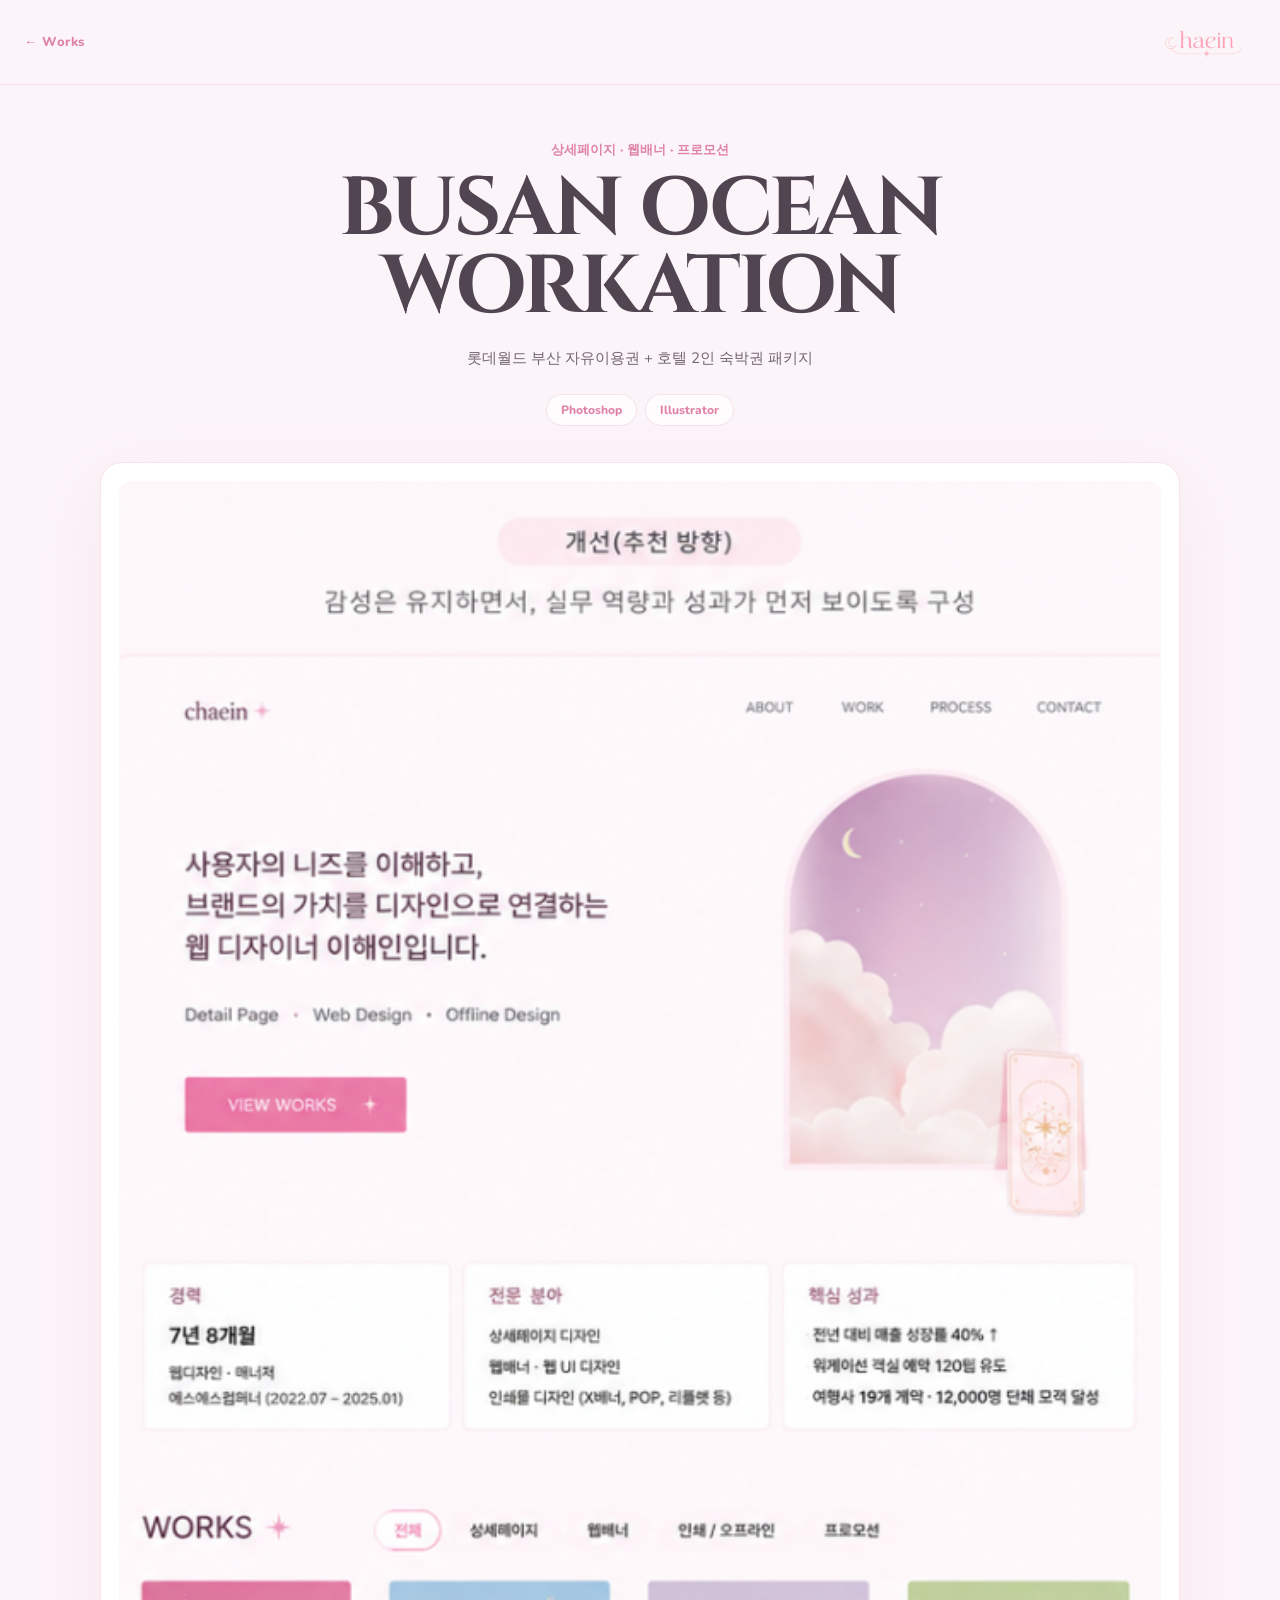
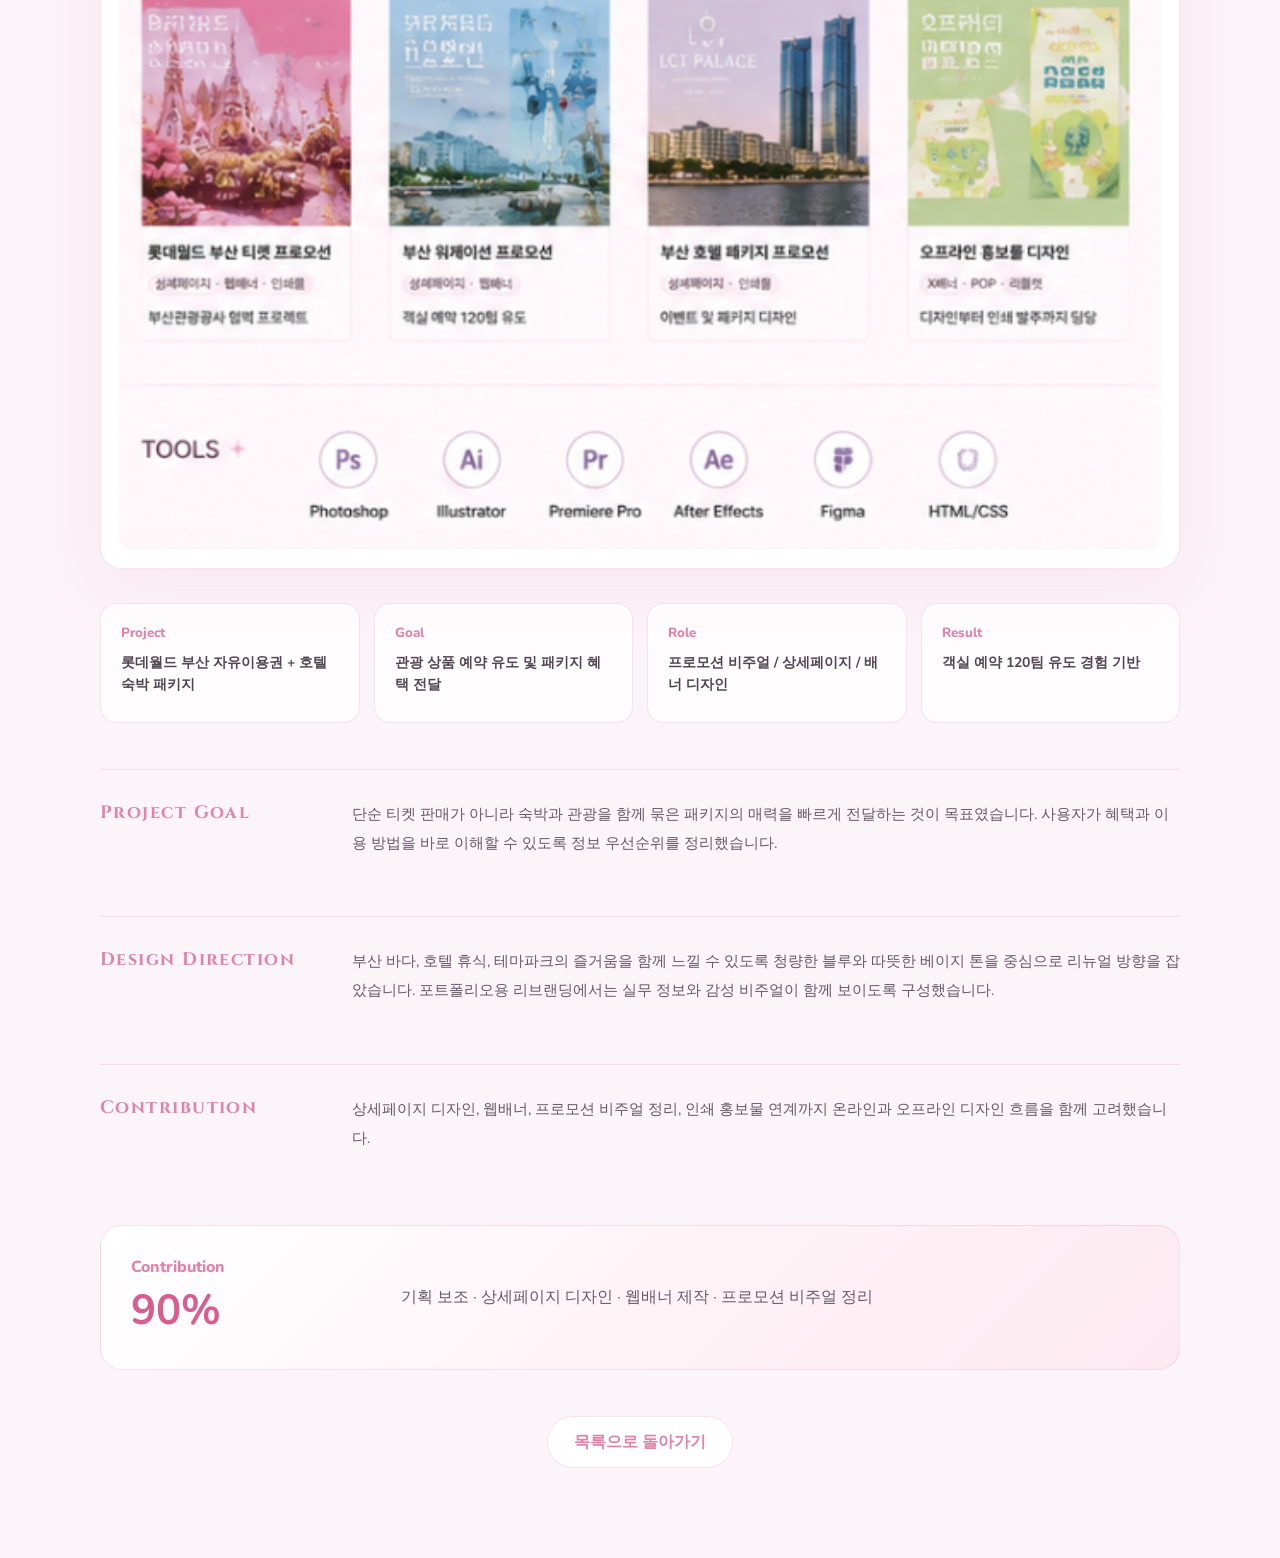
<file: detail.html>
<!DOCTYPE html>
<html lang="ko">
<head>
  <meta charset="UTF-8" />
  <meta name="viewport" content="width=device-width, initial-scale=1.0" />
  <title>Project Detail — Haein Lee</title>
  <link rel="preconnect" href="https://fonts.googleapis.com" />
  <link rel="preconnect" href="https://fonts.gstatic.com" crossorigin />
  <link href="https://fonts.googleapis.com/css2?family=Cinzel:wght@400;500;600;700;800&family=Cormorant+Garamond:ital,wght@0,300;0,400;0,500;0,600;1,300;1,400;1,500&family=Nunito:wght@300;400;600;700&display=swap" rel="stylesheet" />
  <link rel="stylesheet" href="style.css" />
  <link rel="icon" type="image/png" sizes="32x32" href="assets/favicon_img.png" />
</head>
<body class="detail-page">
  <nav class="detail-nav">
    <a href="index.html#works" class="detail-back">← Works</a>
    <a href="index.html#hero" class="brand detail-brand" aria-label="home">
      <img src="assets/logo-img.png" alt="Haein Lee logo" />
    </a>
  </nav>


    <!-- 상세페이지 추가 -->

  <main id="detailRoot" class="detail-root">
    <section class="detail-hero">
      <p id="detailCategory" class="detail-category"></p>
      <h1 id="detailTitle"></h1>
      <p id="detailSubTitle" class="detail-subtitle"></p>
      <div id="detailTools" class="detail-tools"></div>
    </section>

    <section class="detail-visual">
      <img id="detailImage" src="" alt="프로젝트 상세 이미지" />
    </section>

    <section class="detail-overview" id="detailOverview"></section>

    <section class="detail-content" id="detailContent"></section>

    <section class="detail-result">
      <div>
        <span>Contribution</span>
        <strong id="detailContribution"></strong>
      </div>
      <p id="detailRole"></p>
    </section>

    <div class="detail-actions">
      <a href="index.html#works">목록으로 돌아가기</a>
    </div>
  </main>

  <script src="works-data.js"></script>
  <script>
    const params = new URLSearchParams(window.location.search);
    const id = params.get('id') || 'workation';
    const works = window.WORKS || [];
    const item = works.find(work => work.id === id) || works[0];

    if (!item) {
      document.getElementById('detailRoot').innerHTML = '<section class="detail-empty"><h1>프로젝트를 찾을 수 없습니다.</h1><a href="index.html#works">목록으로 돌아가기</a></section>';
    } else {
      document.title = `${item.title} — Haein Lee`;
      document.getElementById('detailCategory').textContent = item.category;
      document.getElementById('detailTitle').textContent = item.title;
      document.getElementById('detailSubTitle').textContent = item.subTitle || item.desc;
      document.getElementById('detailImage').src = item.detailImage || item.image;
      document.getElementById('detailImage').alt = item.title;
      document.getElementById('detailContribution').textContent = `${item.contribution}%`;
      document.getElementById('detailRole').textContent = item.role;

      document.getElementById('detailTools').innerHTML = (item.tools || [])
        .map(tool => `<span>${tool}</span>`)
        .join('');

      document.getElementById('detailOverview').innerHTML = (item.overview || [])
        .map(([label, value]) => `<article><small>${label}</small><strong>${value}</strong></article>`)
        .join('');

      document.getElementById('detailContent').innerHTML = (item.sections || [])
        .map(section => `<article><h2>${section.heading}</h2><p>${section.text}</p></article>`)
        .join('');
    }
  </script>
</body>
</html>
</file>
<file: style.css>
:root {
  --bg: #fbf4f8;
  --bg2: #fff9fb;
  --pink: #df83a7;
  --pink-deep: #d85e90;
  --pink-soft: #f2cddc;
  --pink-pale: #fde8f0;
  --lavender: #c9b8e8;
  --lav-light: #ede7f6;
  --text: #514551;
  --muted: #9f879a;
  --line: rgba(223, 131, 167, 0.22);
  --white: #fff;
  --shadow: rgba(168, 104, 136, 0.14);
}
* {
  box-sizing: border-box;
  margin: 0;
  padding: 0;
}
html {
  scroll-behavior: smooth;
  overflow-x: hidden;
}
body {
  font-family: "Nunito", sans-serif;
  background: var(--bg);
  color: var(--text);
  overflow-x: hidden;
  cursor: none;
}
a,
button {
  cursor: none;
}
img {
  max-width: 100%;
  display: block;
}
.site-shell {
  width: min(100% - 40px, 1080px);
  margin-inline: auto;
  position: relative;
}
#cursor {
  position: fixed;
  top: 0;
  left: 0;
  z-index: 9999;
  pointer-events: none;
  width: 22px;
  height: 22px;
  transform: translate(-50%, -50%);
  transition:
    transform 0.18s ease,
    filter 0.25s ease;
  filter: drop-shadow(0 0 7px rgba(223, 131, 167, 0.5));
}
#cursor::before {
  content: "✦";
  position: absolute;
  inset: 0;
  display: grid;
  place-items: center;
  color: var(--pink);
  font-size: 20px;
  line-height: 1;
}
#cursor.hover {
  transform: translate(-50%, -50%) scale(1.5) rotate(25deg);
  filter: drop-shadow(0 0 14px rgba(223, 131, 167, 0.8));
}
#sparkles {
  position: fixed;
  inset: 0;
  z-index: 2;
  pointer-events: none;
  overflow: hidden;
}
.sparkle-dot {
  position: absolute;
  color: #f4bfd3;
  opacity: 0;
  animation: sparkleRise var(--dur, 5s) ease-in-out infinite;
  animation-delay: var(--delay, 0s);
}
@keyframes sparkleRise {
  0% {
    transform: translateY(30px) scale(0.3) rotate(0);
    opacity: 0;
  }
  20% {
    opacity: 0.55;
  }
  75% {
    opacity: 0.26;
  }
  100% {
    transform: translateY(-90px) scale(1) rotate(180deg);
    opacity: 0;
  }
}
.nav {
  position: fixed;
  top: 0;
  left: 0;
  right: 0;
  z-index: 1000;
  width: min(100% - 40px, 1080px);
  margin-inline: auto;
  padding: 34px 0;
  display: flex;
  align-items: center;
  justify-content: space-between;
  background: linear-gradient(
    to bottom,
    rgba(251, 244, 248, 0.92),
    rgba(251, 244, 248, 0)
  );
  transition: 0.35s;
}
.nav.scrolled {
  padding: 15px 0;
  background: rgba(251, 244, 248, 0.86);
  backdrop-filter: blur(14px);
  box-shadow: 0 10px 30px rgba(168, 104, 136, 0.06);
}
.brand {
  display: inline-flex;
  align-items: center;
  text-decoration: none;
}
.brand img {
  width: 132px;
  height: auto;
  display: block;
  object-fit: contain;
}
.nav-links {
  display: flex;
  gap: clamp(34px, 5vw, 60px);
  list-style: none;
}
.nav-links a {
  font-family: "Cinzel", serif;
  font-size: 12px;
  font-weight: 600;
  color: #645a63;
  text-decoration: none;
  letter-spacing: 0.14em;
  text-transform: uppercase;
  position: relative;
}
.nav-links a::after {
  content: "";
  position: absolute;
  left: 0;
  right: 0;
  bottom: -6px;
  height: 1px;
  background: var(--pink);
  transform: scaleX(0);
  transition: 0.3s;
}
.nav-links a:hover::after,
.nav-links a.active::after {
  transform: scaleX(1);
}
.nav-links a:hover,
.nav-links a.active {
  color: var(--pink);
}

.menu-btn {
  display: none;
  align-items: center;
  justify-content: center;

  width: 30px;
  height: 30px;

  margin-left: auto;
  padding: 0;

  background: transparent;
  border: none;
  border-radius: 0;
  box-shadow: none;

  backdrop-filter: none;

  position: relative;
}
.menu-btn::after {
  content: "✦";
  position: absolute;
  top: 0px;
  right: 1px;
  font-size: 10px;
  line-height: 2;
  color: var(--pink);
  opacity: 0.75;
  pointer-events: none;
}

.menu-btn:hover {
  transform: translateY(-2px);
  /* border-color: rgba(223, 131, 167, 0.45); */
  /* background: rgba(255, 255, 255, 0.72);
  box-shadow: 0 12px 30px rgba(223, 131, 167, 0.16); */
}

.menu-btn span {
  position: absolute;
  left: 12px;
  width: 18px;
  height: 1.5px;
  border-radius: 999px;
  background: var(--text);
  transition:
    top 0.35s ease,
    left 0.35s ease,
    width 0.35s ease,
    transform 0.35s ease,
    opacity 0.25s ease;
}

.menu-btn span:nth-child(1) {
  top: 15px;
}

.menu-btn span:nth-child(2) {
  top: 21px;
  left: 16px;
  width: 14px;
}

.menu-btn span:nth-child(3) {
  display: none;
}

.menu-btn.open::after {
  opacity: 0;
}

.menu-btn.open span:nth-child(1) {
  top: 20px;
  transform: rotate(45deg);
}

.menu-btn.open span:nth-child(2) {
  top: 20px;
  left: 12px;
  width: 18px;
  transform: rotate(-45deg);
}
.hero {
  min-height: auto;
  padding: 92px 0 42px;
  background:
    radial-gradient(
      circle at 82% 24%,
      rgba(255, 255, 255, 0.72),
      transparent 36%
    ),
    var(--bg);
  position: relative;
  overflow: hidden;
}
.hero-shell {
  display: grid;
  grid-template-columns: 1.05fr 0.95fr;
  gap: 52px;
  align-items: center;
}
.hero-copy {
  padding-top: 32px;
  z-index: 3;
}
.hero-kicker {
  font-size: clamp(22px, 3vw, 34px);
  line-height: 1.48;
  font-weight: 700;
  letter-spacing: -0.03em;
  color: #68485d;
  margin-bottom: 26px;
}
.hero-tags {
  font-size: 14px;
  color: #7d7280;
  margin-bottom: 34px;
}
.hero-tags span {
  color: var(--pink);
  padding: 0 10px;
}
.primary-btn {
  display: inline-flex;
  align-items: center;
  gap: 40px;
  background: linear-gradient(135deg, var(--pink-deep), var(--pink));
  color: #fff;
  text-decoration: none;
  font-size: 13px;
  font-weight: 700;
  letter-spacing: 0.08em;
  padding: 18px 34px;
  border-radius: 3px;
  box-shadow: 0 16px 42px rgba(216, 94, 144, 0.23);
  transition: 0.35s;
}
.primary-btn:hover {
  transform: translateY(-5px);
  box-shadow: 0 24px 70px rgba(216, 94, 144, 0.28);
}
.hero-art {
  position: relative;
  z-index: 3;
  display: flex;
  justify-content: center;
  align-items: center;
  min-height: 450px;
  perspective: 1000px;
}
.window-wrap {
  position: relative;
  width: min(372px, 33vw);
  min-width: 286px;
  animation: windowFloat 6.8s ease-in-out infinite;
}
.window-img {
  width: 100%;
  filter: drop-shadow(0 22px 44px rgba(190, 140, 167, 0.18));
}
.card-img {
  position: absolute;
  right: -11%;
  bottom: 7%;
  width: 28%;
  min-width: 82px;
  transform: rotate(-2deg);
  filter: drop-shadow(0 12px 20px rgba(122, 78, 92, 0.15));
  transform-origin: center;
  animation: cardFloat 5.8s ease-in-out infinite;
}
@keyframes windowFloat {
  50% {
    transform: translateY(-10px);
  }
}
@keyframes cardFloat {
  0%,
  100% {
    transform: rotate(-2deg) translateY(0);
  }
  50% {
    transform: rotate(2deg) translateY(-10px);
  }
}
.summary-cards {
  grid-column: 1/-1;
  display: grid;
  grid-template-columns: repeat(3, 1fr);
  gap: 16px;
  margin-top: 12px;
}
.summary-card {
  background: rgba(255, 255, 255, 0.64);
  border: 1px solid var(--line);
  border-radius: 6px;
  padding: 24px 26px;
  box-shadow: 0 18px 54px rgba(223, 131, 167, 0.07);
}
.summary-card small {
  display: block;
  color: var(--pink);
  font-weight: 800;
  margin-bottom: 10px;
}
.summary-card strong {
  display: block;
  color: #554653;
  font-size: 18px;
  margin-bottom: 10px;
}
.summary-card p {
  color: #665b66;
  font-size: 13px;
  line-height: 1.75;
}
.section {
  padding: 64px 0;
  position: relative;
  z-index: 3;
}
.section.light {
  background: var(--bg2);
}
.section-label {
  font-family: "Cormorant Garamond", serif;
  font-style: italic;
  color: var(--muted);
  font-size: 14px;
  letter-spacing: 0.22em;
  text-align: center;
  text-transform: uppercase;
  margin-bottom: 10px;
}
.section-title {
  font-family: "Cinzel", serif;
  font-size: clamp(30px, 3.6vw, 48px);
  color: var(--text);
  text-align: center;
  margin-bottom: 16px;
}
.section-desc {
  max-width: 600px;
  margin: 0 auto 28px;
  text-align: center;
  line-height: 2;
  color: #817181;
  font-size: 15px;
}
.about-layout {
  display: grid;
  grid-template-columns: 1fr 1.3fr;
  gap: 56px;
  align-items: start;
  max-width: 960px;
  margin: 0 auto;
}
.about-photo-col {
  display: flex;
  flex-direction: column;
  align-items: center;
  gap: 28px;
}
.about-photo-frame {
  width: 100%;
  max-width: 340px;
  aspect-ratio: 3/4;
  border-radius: 32px 32px 80px 32px;
  overflow: hidden;
  box-shadow: 0 24px 70px rgba(168, 104, 136, 0.14);
  position: relative;
  background: linear-gradient(160deg, #f4d9e8, #e2d5f0);
}
.about-photo-placeholder {
  width: 100%;
  height: 100%;
  display: flex;
  align-items: center;
  justify-content: center;
  font-size: 60px;
  opacity: 0.35;
}
.about-name-tag {
  font-family: "Cormorant Garamond", serif;
  font-size: 22px;
  font-style: italic;
  color: var(--muted);
  letter-spacing: 0.04em;
  text-align: center;
}
.about-tagline {
  font-size: 13px;
  letter-spacing: 0.18em;
  text-transform: uppercase;
  color: var(--pink);
  text-align: center;
  margin-top: 4px;
}
.career-col {
  padding-top: 6px;
}
.career-col h3 {
  font-family: "Cinzel", serif;
  font-size: 14px;
  letter-spacing: 0.22em;
  color: var(--muted);
  text-transform: uppercase;
  margin-bottom: 32px;
  display: flex;
  align-items: center;
  gap: 10px;
}
.career-col h3::after {
  content: "";
  flex: 1;
  height: 1px;
  background: rgba(223, 131, 167, 0.25);
}
.timeline {
  position: relative;
  padding-left: 22px;
}
.timeline::before {
  content: "";
  position: absolute;
  left: 0;
  top: 8px;
  bottom: 0;
  width: 1px;
  background: linear-gradient(
    to bottom,
    rgba(223, 131, 167, 0.5),
    rgba(223, 131, 167, 0.05)
  );
}
.tl-item {
  position: relative;
  padding: 0 0 34px 24px;
}
.tl-dot {
  position: absolute;
  left: -26px;
  top: 7px;
  width: 9px;
  height: 9px;
  border-radius: 50%;
  background: var(--pink);
  box-shadow: 0 0 0 3px rgba(223, 131, 167, 0.2);
}
.tl-year {
  font-family: "Cormorant Garamond", serif;
  font-size: 12px;
  color: var(--muted);
  letter-spacing: 0.12em;
  margin-bottom: 4px;
  font-style: italic;
}
.tl-role {
  font-family: "Cinzel", serif;
  font-size: 13px;
  font-weight: 600;
  color: var(--pink);
  letter-spacing: 0.04em;
  margin-bottom: 3px;
}
.tl-company {
  font-size: 14px;
  color: var(--text);
  font-weight: 600;
  margin-bottom: 4px;
}
.tl-desc {
  font-size: 13px;
  line-height: 1.8;
  color: #917191;
}
.skill-tags {
  margin-top: 38px;
  display: flex;
  flex-wrap: wrap;
  gap: 10px;
}
.skill-tags span {
  padding: 6px 16px;
  border-radius: 999px;
  background: rgba(223, 131, 167, 0.12);
  color: var(--pink);
  font-size: 12px;
  font-family: "Cinzel", serif;
  letter-spacing: 0.1em;
}
.works-title {
  font-family: "Cinzel", serif;
  font-size: clamp(30px, 3.6vw, 44px);
  color: var(--text);
  text-align: center;
  margin-bottom: 22px;
}
.works-title span,
.tools-shell h2 span {
  color: var(--pink);
  font-size: 0.55em;
}
.work-tabs {
  display: flex;
  gap: 12px;
  align-items: center;
  justify-content: center;
  flex-wrap: wrap;
  margin-bottom: 24px;
}
.filter-btn {
  border: 0;
  background: transparent;
  color: #5d525c;
  font-weight: 700;
  font-size: 13px;
  padding: 8px 15px;
  border-radius: 999px;
  transition: 0.25s;
}
.filter-btn.active,
.filter-btn:hover {
  background: #fff;
  border: 1px solid var(--pink-soft);
  color: var(--pink);
}
.works-grid {
  display: grid;
  grid-template-columns: repeat(4, 1fr);
  gap: 22px;
}
.work-card {
  background: #fff;
  border: 1px solid rgba(223, 131, 167, 0.18);
  border-radius: 7px;
  overflow: hidden;
  box-shadow: 0 16px 54px rgba(223, 131, 167, 0.07);
  transition: 0.35s;
  position: relative;
}
.work-card[hidden] {
  display: none;
}
.work-card:hover {
  transform: translateY(-8px);
  box-shadow: 0 26px 72px rgba(223, 131, 167, 0.15);
}
.work-thumb {
  aspect-ratio: 4/3;
  background: #f6ddea;
  display: grid;
  place-items: center;
  overflow: hidden;
  color: #fff;
  text-align: center;
  font-family: "Cinzel", serif;
  font-size: 21px;
  line-height: 1.5;
}
.work-thumb img {
  width: 100%;
  height: 100%;
  object-fit: cover;
}
.work-thumb.gradient.blue {
  background: linear-gradient(135deg, #8ec7de, #d5eef7);
}
.work-thumb.gradient.violet {
  background: linear-gradient(135deg, #c4afd7, #ece3f4);
}
.work-info {
  padding: 16px;
}
.work-info h3 {
  font-size: 15px;
  color: var(--text);
  margin-bottom: 8px;
}
.work-info p {
  font-size: 12px;
  color: var(--pink);
  margin-bottom: 6px;
}
.work-info small {
  font-size: 12px;
  color: #796c78;
}
.tools-section {
  padding: 42px 0;
  border-top: 1px solid var(--line);
  border-bottom: 1px solid var(--line);
  background: rgba(255, 255, 255, 0.38);
}
.tools-shell {
  display: block;
  text-align: center;
}
.tools-shell h2 {
  font-family: "Cinzel", serif;
  font-size: 26px;
  margin-bottom: 24px;
}
.tool-list {
  display: grid;
  grid-template-columns: repeat(6, 1fr);
  gap: 28px;
}
.tool {
  text-align: center;
}
.tool b {
  width: 48px;
  height: 48px;
  border: 1px solid rgba(160, 99, 151, 0.4);
  border-radius: 50%;
  display: grid;
  place-items: center;
  margin: 0 auto 8px;
  color: #9d67a2;
  font-size: 18px;
}
.tool span {
  font-size: 12px;
  font-weight: 700;
  color: #574d57;
}
.contact {
  min-height: 52vh;
  display: grid;
  place-items: center;
  text-align: center;
  background: linear-gradient(180deg, var(--bg2), var(--pink-pale));
}
.contact h2 {
  font-family: "Cormorant Garamond", serif;
  font-size: clamp(44px, 6.5vw, 82px);
  font-style: italic;
  color: var(--text);
  font-weight: 300;
}
.contact p {
  margin: 20px auto 30px;
  line-height: 2;
  color: #7e6d7e;
  max-width: 460px;
  font-size: 15px;
}
.contact-links {
  display: flex;
  justify-content: center;
  gap: 14px;
  flex-wrap: wrap;
}
.contact-links a {
  padding: 12px 22px;
  border-radius: 999px;
  background: #fff;
  border: 1px solid rgba(223, 131, 167, 0.25);
  text-decoration: none;
  color: var(--text);
  font-size: 14px;
  transition: 0.3s;
}
.contact-links a:hover {
  background: var(--pink);
  color: #fff;
  transform: translateY(-4px);
}
footer {
  padding: 26px;
  text-align: center;
  background: var(--pink-pale);
  font-size: 11px;
  letter-spacing: 0.22em;
  color: #9d7f90;
  text-transform: uppercase;
}
.fade {
  opacity: 0;
  transform: translateY(26px);
  transition:
    opacity 0.8s ease,
    transform 0.8s ease;
}
.fade.visible {
  opacity: 1;
  transform: translateY(0);
}
.modal {
  position: fixed;
  inset: 0;
  z-index: 5000;
  display: none;
}
.modal.is-open {
  display: block;
}
.modal-backdrop {
  position: absolute;
  inset: 0;
  background: rgba(70, 50, 67, 0.38);
  backdrop-filter: blur(10px);
}
.modal-panel {
  position: relative;
  width: min(100% - 36px, 900px);
  max-height: 92vh;
  margin: 4vh auto;
  background: #fffafc;
  border: 1px solid rgba(223, 131, 167, 0.28);
  border-radius: 18px;
  box-shadow: 0 30px 100px rgba(80, 40, 60, 0.28);
  overflow: auto;
}
.modal-close {
  border: 0;
  background: transparent;
  color: #8b6f82;
  transition: 0.25s;
}
.modal-close.top {
  position: fixed;
  top: calc(4vh + 10px);
  right: calc((100vw - min(100% - 36px, 900px)) / 2 + 8px);
  z-index: 4;
  font-size: 34px;
  width: 42px;
  height: 42px;
  line-height: 42px;
  border-radius: 50%;
  background: rgba(255, 255, 255, 0.45);
  backdrop-filter: blur(4px);
}
.modal-close:hover {
  color: var(--pink);
  transform: scale(1.08);
}
.modal-image-wrap {
  position: relative;
  background: #fff;
  min-height: 420px;
  display: grid;
  place-items: center;
}
.modal-image-wrap img {
  width: 100%;
  max-height: 70vh;
  object-fit: contain;
}
.modal-nav {
  position: absolute;
  top: 50%;
  transform: translateY(-50%);
  z-index: 3;
  border: 0;
  background: rgba(255, 255, 255, 0.18);
  color: #fff;
  text-shadow: 0 2px 10px rgba(60, 40, 55, 0.36);
  font-size: 54px;
  line-height: 1;
  width: 58px;
  height: 88px;
  border-radius: 999px;
  transition: 0.25s;
}
.modal-nav:hover {
  background: rgba(255, 255, 255, 0.34);
  transform: translateY(-50%) scale(1.06);
}
.modal-nav.prev {
  left: 10px;
}
.modal-nav.next {
  right: 10px;
}
.modal-body {
  display: grid;
  grid-template-columns: 1fr 280px;
  gap: 24px;
  padding: 26px;
}
.modal-category {
  font-size: 12px;
  color: var(--pink);
  font-weight: 800;
  margin-bottom: 8px;
}
.modal-copy h3 {
  font-size: 24px;
  margin-bottom: 10px;
}
.modal-copy p {
  line-height: 1.8;
  color: #6b5e68;
}
.modal-period {
  display: block;
  margin-top: 10px;
  font-size: 12px;
  color: #a1889b;
}
.modal-gauge {
  align-self: start;
  border-left: 1px solid var(--line);
  padding-left: 24px;
}
.gauge-head {
  display: flex;
  justify-content: space-between;
  align-items: center;
  margin-bottom: 10px;
}
.gauge-head span {
  font-size: 13px;
  color: #8c7588;
}
.gauge-head strong {
  color: var(--pink);
  font-size: 20px;
}
.gauge-track {
  height: 9px;
  border-radius: 999px;
  background: var(--pink-pale);
  overflow: hidden;
}
.gauge-track span {
  display: block;
  width: 0;
  height: 100%;
  border-radius: 999px;
  background: linear-gradient(90deg, var(--pink), var(--lavender));
  transition: width 0.65s ease;
}
.modal-gauge p {
  margin-top: 12px;
  font-size: 13px;
  line-height: 1.7;
  color: #7e6d7e;
}
.modal-close.bottom {
  grid-column: 1/-1;
  justify-self: center;
  border: 1px solid var(--line);
  padding: 11px 34px;
  border-radius: 999px;
  font-size: 14px;
  background: transparent;
  color: var(--text);
}
@media (max-width: 1000px) {
  .hero-shell {
    grid-template-columns: 1fr;
    text-align: center;
    gap: 20px;
  }
  .hero-copy {
    padding-top: 20px;
    order: 2;
  }
  .hero-art {
    order: 1;
    min-height: auto;
    padding-top: 20px;
  }
  .window-wrap {
    width: min(360px, 68vw);
  }
  .summary-cards {
    order: 3;
    grid-template-columns: 1fr;
  }
  .hero-tags {
    justify-content: center;
  }
  .about-layout {
    grid-template-columns: 1fr;
    gap: 42px;
  }
  .about-photo-col {
    flex-direction: column;
    align-items: center;
  }
  .about-photo-frame {
    max-width: 200px;
    aspect-ratio: 2/3;
  }
  .works-grid {
    grid-template-columns: repeat(2, 1fr);
  }
  .tools-shell {
    display: block;
  }
  .tool-list {
    grid-template-columns: repeat(3, 1fr);
    margin-top: 22px;
  }
  .modal-body {
    grid-template-columns: 1fr;
  }
  .modal-gauge {
    border-left: 0;
    border-top: 1px solid var(--line);
    padding-left: 0;
    padding-top: 20px;
  }
  .modal-image-wrap {
    min-height: 300px;
  }
}
@media (max-width: 720px) {
  body {
    cursor: auto;
  }
  a,
  button {
    cursor: pointer;
  }
  #cursor {
    display: none;
  }
  .site-shell {
    width: min(100% - 32px, 480px);
  }
  .nav {
    width: 100%;
    padding: 20px 24px;
    background: rgba(251, 244, 248, 0.92);
    backdrop-filter: blur(12px);
  }
  .brand img {
    width: 104px;
  }
  .menu-btn {
    display: flex;
  }
  .nav-links {
    position: fixed;
    top: 70px;
    right: -100%;
    width: 72%;
    height: calc(100vh - 70px);
    background: rgba(251, 244, 248, 0.97);
    backdrop-filter: blur(16px);
    flex-direction: column;
    gap: 24px;
    padding: 38px 26px;
    transition: 0.35s;
    box-shadow: -18px 0 55px rgba(223, 131, 167, 0.12);
  }
  .nav-links.open {
    right: 0;
  }
  .nav-links a {
    font-size: 16px;
  }
  .hero {
    min-height: auto;
    padding: 82px 0 28px;
  }
  .hero-shell {
    display: flex;
    flex-direction: column;
  }
  .window-wrap {
    min-width: 0;
    width: 68vw;
    max-width: 310px;
  }
  .card-img {
    right: -9%;
    bottom: 7%;
    width: 27%;
    min-width: 58px;
  }
  .hero-kicker {
    font-size: 0;
    line-height: 1.7;
    order: 2;
    margin-bottom: 0;
    text-align: center;
  }
  .hero-copy {
    display: flex;
    flex-direction: column;
    align-items: center;
    width: 100%;
    padding-top: 0;
  }
  .hero-kicker::before {
    content: "Designer · Visual Storyteller";
    display: block;
    font-family: "Cormorant Garamond", serif;
    color: #d9a2b6;
    font-size: 12px;
    font-style: italic;
    letter-spacing: 0.08em;
    margin: 14px 0 12px;
  }
  .hero-kicker::after {
    content: none;
    display: none;
  }
  .hero-tags {
    display: none;
  }
  .hero-tags span {
    display: none;
  }
  .primary-btn {
    font-size: 14px;
    background: #fff;
    color: var(--pink);
    box-shadow: none;
    border: 1px solid var(--line);
    width: 220px;
    justify-content: center;
    gap: 20px;
    padding: 14px 22px;
  }
  .summary-cards {
    display: none;
  }
  .section {
    padding: 46px 0;
  }
  .section.light {
    background: var(--bg);
  }
  .section-title,
  .works-title {
    text-align: center;
  }
  .section-desc {
    font-size: 15px;
    margin-bottom: 28px;
  }
  .about-layout {
    display: block;
  }
  .about-photo-col {
    margin-bottom: 22px;
  }
  .about-photo-frame {
    max-width: 240px;
    border-radius: 32px 32px 80px 32px;
  }
  .career-col {
    background: transparent;
    border: 0;
    border-radius: 0;
    padding: 26px 4px 0;
    box-shadow: none;
  }
  .works-title {
    margin-bottom: 20px;
  }
  .work-tabs {
    justify-content: flex-start;
    overflow-x: auto;
    flex-wrap: nowrap;
    padding-bottom: 8px;
  }
  .filter-btn {
    white-space: nowrap;
    font-size: 12px;
  }
  .works-grid {
    grid-template-columns: 1fr;
  }
  .work-card {
    border-radius: 12px;
  }
  .tools-section {
    padding: 50px 0;
  }
  .tools-shell h2 {
    text-align: center;
  }
  .tool-list {
    grid-template-columns: repeat(3, 1fr);
    gap: 22px;
  }
  .tool b {
    width: 54px;
    height: 54px;
  }
  .contact {
    min-height: 50vh;
  }
  .modal-panel {
    width: calc(100% - 22px);
    margin: 3vh auto;
  }
  .modal-close.top {
    top: calc(3vh + 8px);
    right: 20px;
    color: #fff;
    background: rgba(0, 0, 0, 0.1);
  }
  .modal-image-wrap {
    min-height: 230px;
  }
  .modal-nav {
    font-size: 42px;
    width: 44px;
    height: 70px;
  }
  .modal-body {
    padding: 22px;
  }
  .modal-copy h3 {
    font-size: 21px;
  }
}

#about {
  padding-top: 52px;
}
@media (max-width: 720px) {
  #about {
    padding-top: 42px;
  }
  .about-name-tag {
    margin-top: 10px;
  }
  .about-tagline {
    margin-top: 2px;
  }
}

/* =========================================================
   No-card portfolio refinement
   - 카드 오브젝트를 빼고, 실무형 포트폴리오 느낌 강화
========================================================= */
.hero {
  padding: 104px 0 56px;
  background:
    radial-gradient(circle at 78% 24%, rgba(255, 255, 255, 0.78), transparent 34%),
    linear-gradient(180deg, #fbf4f8 0%, #fff9fb 100%);
}

.hero-shell {
  grid-template-columns: 1.1fr 0.9fr;
  gap: 44px;
}

.hero-label {
  margin-bottom: 14px;
  color: var(--pink);
  font-family: "Cinzel", serif;
  font-size: 12px;
  font-weight: 700;
  letter-spacing: 0.18em;
  text-transform: uppercase;
}

.hero-kicker {
  max-width: 560px;
  margin-bottom: 22px;
}

.hero-tags {
  margin-bottom: 28px;
}

.hero-art {
  min-height: 410px;
}

.window-wrap {
  width: min(340px, 30vw);
  min-width: 260px;
}

.window-img {
  opacity: 0.92;
  filter: drop-shadow(0 24px 48px rgba(190, 140, 167, 0.14));
}

.card-img {
  display: none !important;
}

.summary-cards {
  margin-top: 4px;
}

.summary-card {
  background: rgba(255, 255, 255, 0.76);
  border-radius: 12px;
}

#sparkles {
  opacity: 0.45;
}

.works-desc {
  max-width: 620px;
  margin: -8px auto 24px;
  text-align: center;
  color: #807381;
  font-size: 14px;
  line-height: 1.8;
}

.works-grid {
  grid-template-columns: repeat(2, 1fr);
  gap: 24px;
}

.work-card {
  border-radius: 14px;
  cursor: pointer;
}

.work-thumb {
  aspect-ratio: 16 / 10;
}

.work-card::after {
  content: "VIEW CASE";
  position: absolute;
  top: 16px;
  right: 16px;
  padding: 7px 12px;
  border-radius: 999px;
  background: rgba(255, 255, 255, 0.82);
  color: var(--pink-deep);
  font-size: 10px;
  font-weight: 800;
  letter-spacing: 0.12em;
  opacity: 0;
  transform: translateY(-6px);
  transition: 0.28s ease;
}

.work-card:hover::after {
  opacity: 1;
  transform: translateY(0);
}

.work-info {
  padding: 18px 18px 20px;
}

.work-info h3 {
  font-size: 16px;
}

.work-meta {
  display: flex;
  flex-wrap: wrap;
  gap: 7px;
  margin-top: 12px;
}

.work-meta span {
  padding: 5px 10px;
  border-radius: 999px;
  background: rgba(223, 131, 167, 0.1);
  color: #9e7188;
  font-size: 11px;
  font-weight: 700;
}

.about-photo-placeholder {
  opacity: 0.22;
}

@media (max-width: 1000px) {
  .hero {
    padding: 96px 0 46px;
  }

  .hero-shell {
    gap: 18px;
  }

  .hero-art {
    min-height: auto;
  }

  .window-wrap {
    width: min(330px, 64vw);
  }

  .works-grid {
    grid-template-columns: repeat(2, 1fr);
  }
}

@media (max-width: 720px) {
  .hero {
    padding: 86px 0 34px;
  }

  .window-wrap {
    width: 58vw;
    max-width: 250px;
  }

  .hero-label {
    display: none;
  }

  .hero-kicker::before {
    content: "Remote-ready Web Designer";
  }

  .primary-btn {
    margin-top: 4px;
  }

  .summary-cards {
    display: none;
  }

  .works-desc {
    padding: 0 8px;
    font-size: 13px;
  }

  .works-grid {
    grid-template-columns: 1fr;
  }

  .work-thumb {
    aspect-ratio: 16 / 10;
  }

  .work-card::after {
    display: none;
  }
}

/* =========================
   DETAIL PAGE
========================= */
.detail-page {
  cursor: auto;
  background: var(--bg);
}

.detail-page a,
.detail-page button {
  cursor: pointer;
}

.detail-nav {
  position: sticky;
  top: 0;
  z-index: 20;
  width: 100%;
  padding: 18px 24px;
  display: flex;
  align-items: center;
  justify-content: space-between;
  background: rgba(251, 244, 248, 0.9);
  backdrop-filter: blur(14px);
  border-bottom: 1px solid var(--line);
}

.detail-back {
  font-size: 13px;
  font-weight: 800;
  color: var(--pink);
  text-decoration: none;
  letter-spacing: 0.04em;
}

.detail-brand img {
  width: 104px;
}

.detail-root {
  width: min(100% - 36px, 1080px);
  margin: 0 auto;
  padding: 56px 0 90px;
}

.detail-hero {
  text-align: center;
  margin-bottom: 36px;
}

.detail-category {
  color: var(--pink);
  font-size: 13px;
  font-weight: 800;
  margin-bottom: 12px;
}

.detail-hero h1 {
  font-family: "Cinzel", serif;
  font-size: clamp(36px, 7vw, 82px);
  line-height: 0.95;
  color: var(--text);
  letter-spacing: -0.04em;
  margin-bottom: 18px;
}

.detail-subtitle {
  max-width: 680px;
  margin: 0 auto;
  color: #746574;
  line-height: 1.8;
  font-size: 15px;
}

.detail-tools {
  display: flex;
  justify-content: center;
  flex-wrap: wrap;
  gap: 8px;
  margin-top: 22px;
}

.detail-tools span {
  padding: 7px 14px;
  border-radius: 999px;
  background: rgba(255, 255, 255, 0.72);
  border: 1px solid var(--line);
  color: var(--pink);
  font-size: 12px;
  font-weight: 800;
}

.detail-visual {
  padding: 18px;
  background: #fff;
  border: 1px solid var(--line);
  border-radius: 22px;
  box-shadow: 0 22px 70px rgba(223, 131, 167, 0.1);
  margin-bottom: 34px;
}

.detail-visual img {
  width: 100%;
  max-height: none;
  object-fit: contain;
  border-radius: 14px;
}

.detail-overview {
  display: grid;
  grid-template-columns: repeat(4, 1fr);
  gap: 14px;
  margin-bottom: 46px;
}

.detail-overview article {
  min-height: 120px;
  padding: 20px;
  background: rgba(255, 255, 255, 0.7);
  border: 1px solid var(--line);
  border-radius: 16px;
}

.detail-overview small {
  display: block;
  color: var(--pink);
  font-weight: 800;
  margin-bottom: 10px;
}

.detail-overview strong {
  display: block;
  color: var(--text);
  line-height: 1.6;
  font-size: 14px;
}

.detail-content {
  display: grid;
  gap: 28px;
  margin-bottom: 42px;
}

.detail-content article {
  display: grid;
  grid-template-columns: 220px 1fr;
  gap: 32px;
  padding: 30px 0;
  border-top: 1px solid var(--line);
}

.detail-content h2 {
  font-family: "Cinzel", serif;
  font-size: 18px;
  color: var(--pink);
  letter-spacing: 0.08em;
}

.detail-content p {
  line-height: 1.95;
  color: #675967;
  font-size: 15px;
}

.detail-result {
  display: grid;
  grid-template-columns: 240px 1fr;
  gap: 30px;
  align-items: center;
  padding: 30px;
  background: linear-gradient(135deg, #fff, var(--pink-pale));
  border: 1px solid var(--line);
  border-radius: 22px;
}

.detail-result span {
  display: block;
  color: var(--pink);
  font-weight: 800;
  margin-bottom: 4px;
}

.detail-result strong {
  display: block;
  font-size: 42px;
  color: var(--pink-deep);
}

.detail-result p {
  line-height: 1.8;
  color: #665b66;
}

.detail-actions {
  text-align: center;
  margin-top: 46px;
}

.detail-actions a,
.detail-empty a {
  display: inline-flex;
  padding: 14px 26px;
  border-radius: 999px;
  background: #fff;
  border: 1px solid var(--line);
  color: var(--pink);
  text-decoration: none;
  font-weight: 800;
}

.detail-empty {
  min-height: 70vh;
  display: grid;
  place-items: center;
  text-align: center;
  gap: 20px;
}

@media (max-width: 720px) {
  .detail-root {
    width: min(100% - 28px, 480px);
    padding: 38px 0 70px;
  }

  .detail-hero {
    text-align: left;
    margin-bottom: 26px;
  }

  .detail-hero h1 {
    font-size: clamp(34px, 13vw, 58px);
  }

  .detail-tools {
    justify-content: flex-start;
  }

  .detail-visual {
    padding: 10px;
    border-radius: 16px;
  }

  .detail-overview {
    grid-template-columns: 1fr;
    gap: 10px;
  }

  .detail-overview article {
    min-height: auto;
  }

  .detail-content article {
    grid-template-columns: 1fr;
    gap: 12px;
    padding: 24px 0;
  }

  .detail-result {
    grid-template-columns: 1fr;
    padding: 24px;
  }

  .detail-result strong {
    font-size: 36px;
  }
}
</file>
